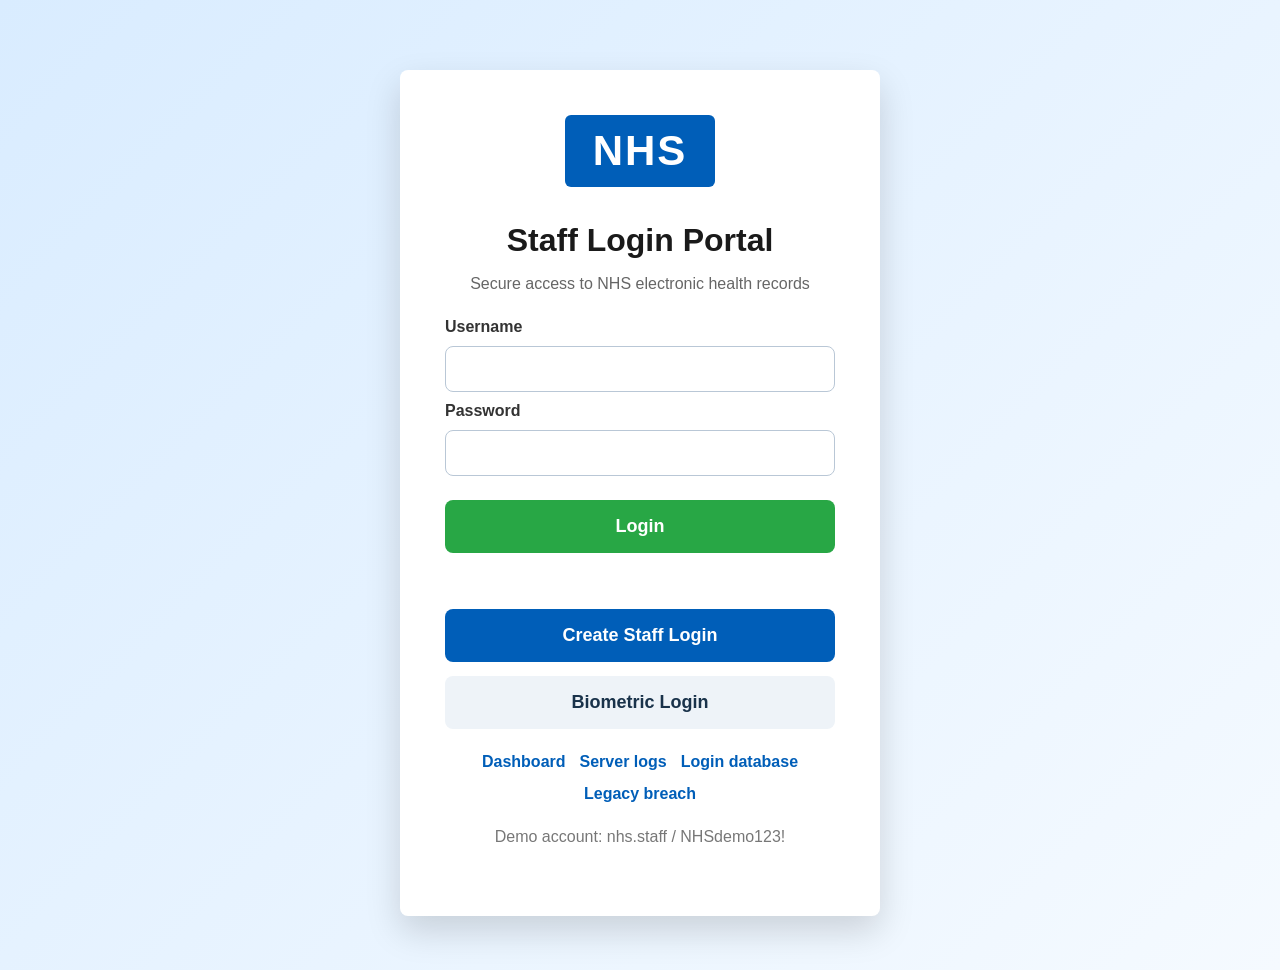
<file: NHS-cyber-security-java/web/index.html>
<!DOCTYPE html>
<html lang="en">
<head>
<meta charset="UTF-8">
<meta name="viewport" content="width=device-width, initial-scale=1.0">
<title>NHS Secure Login</title>
<link rel="stylesheet" href="style.css">
</head>
<body>
<main class="container">
<div class="logo">NHS</div>
<h1>Staff Login Portal</h1>
<p>Secure access to NHS electronic health records</p>

<form id="loginForm" class="form">
<label for="username">Username</label>
<input id="username" name="username" autocomplete="username" required>

<label for="password">Password</label>
<input id="password" name="password" type="password" autocomplete="current-password" required>

<button class="green" type="submit">Login</button>
</form>

<p id="result" class="status"></p>

<button class="blue" onclick="window.location='register.html'">Create Staff Login</button>
<button class="secondary" onclick="window.location='popup.html?action=login'">Biometric Login</button>

<nav class="links" aria-label="Demo pages">
<a href="dashboard.html">Dashboard</a>
<a href="server.html">Server logs</a>
<a href="database.html">Login database</a>
<a href="sqlmap.html">Legacy breach</a>
</nav>

<p class="muted">Demo account: nhs.staff / NHSdemo123!</p>
</main>

<script>
const form = document.getElementById("loginForm");
const result = document.getElementById("result");

form.addEventListener("submit", async (event) => {
  event.preventDefault();
  const username = form.username.value.trim();
  const password = form.password.value;
  result.textContent = "Checking login with Java server...";
  result.className = "status";

  try {
    const response = await fetch("/api/login", {
      method: "POST",
      headers: { "Content-Type": "application/json" },
      body: JSON.stringify({ username, password })
    });
    const data = await response.json();

    if (!response.ok) {
      result.textContent = data.message;
      result.className = "status error";
      return;
    }

    localStorage.setItem("nhsUser", JSON.stringify(data));
    result.textContent = `${data.message}: ${data.fullName}`;
    result.className = "status success";
    window.location = "dashboard.html";
  } catch (error) {
    result.textContent = "Could not reach the Java login server.";
    result.className = "status error";
  }
});
</script>
</body>
</html>
</file>
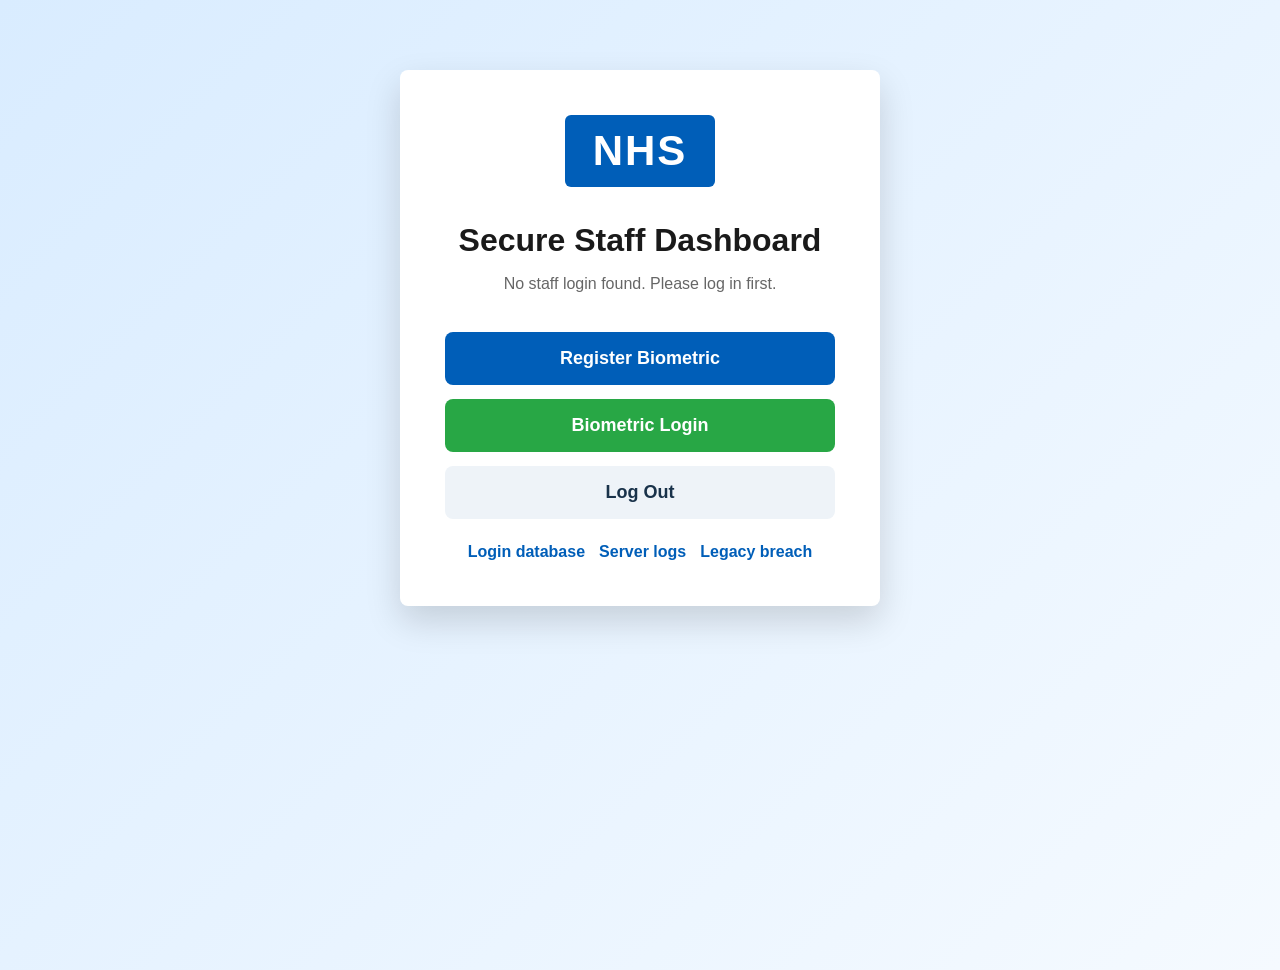
<file: NHS-cyber-security-java/web/dashboard.html>
<!DOCTYPE html>
<html lang="en">
<head>
<meta charset="UTF-8">
<meta name="viewport" content="width=device-width, initial-scale=1.0">
<title>NHS Staff Dashboard</title>
<link rel="stylesheet" href="style.css">
</head>
<body>
<main class="container">
<div class="logo">NHS</div>
<h1>Secure Staff Dashboard</h1>
<p id="welcome">Checking login...</p>

<button class="blue" onclick="window.location='popup.html?action=register'">Register Biometric</button>
<button class="green" onclick="window.location='popup.html?action=login'">Biometric Login</button>
<button class="secondary" id="logoutButton">Log Out</button>

<nav class="links" aria-label="Demo pages">
<a href="database.html">Login database</a>
<a href="server.html">Server logs</a>
<a href="sqlmap.html">Legacy breach</a>
</nav>
</main>

<script>
const welcome = document.getElementById("welcome");
const saved = localStorage.getItem("nhsUser");

if (!saved) {
  welcome.textContent = "No staff login found. Please log in first.";
} else {
  const user = JSON.parse(saved);
  welcome.textContent = `${user.fullName} signed in as ${user.role}`;
}

document.getElementById("logoutButton").addEventListener("click", () => {
  localStorage.removeItem("nhsUser");
  window.location = "index.html";
});
</script>
</body>
</html>
</file>
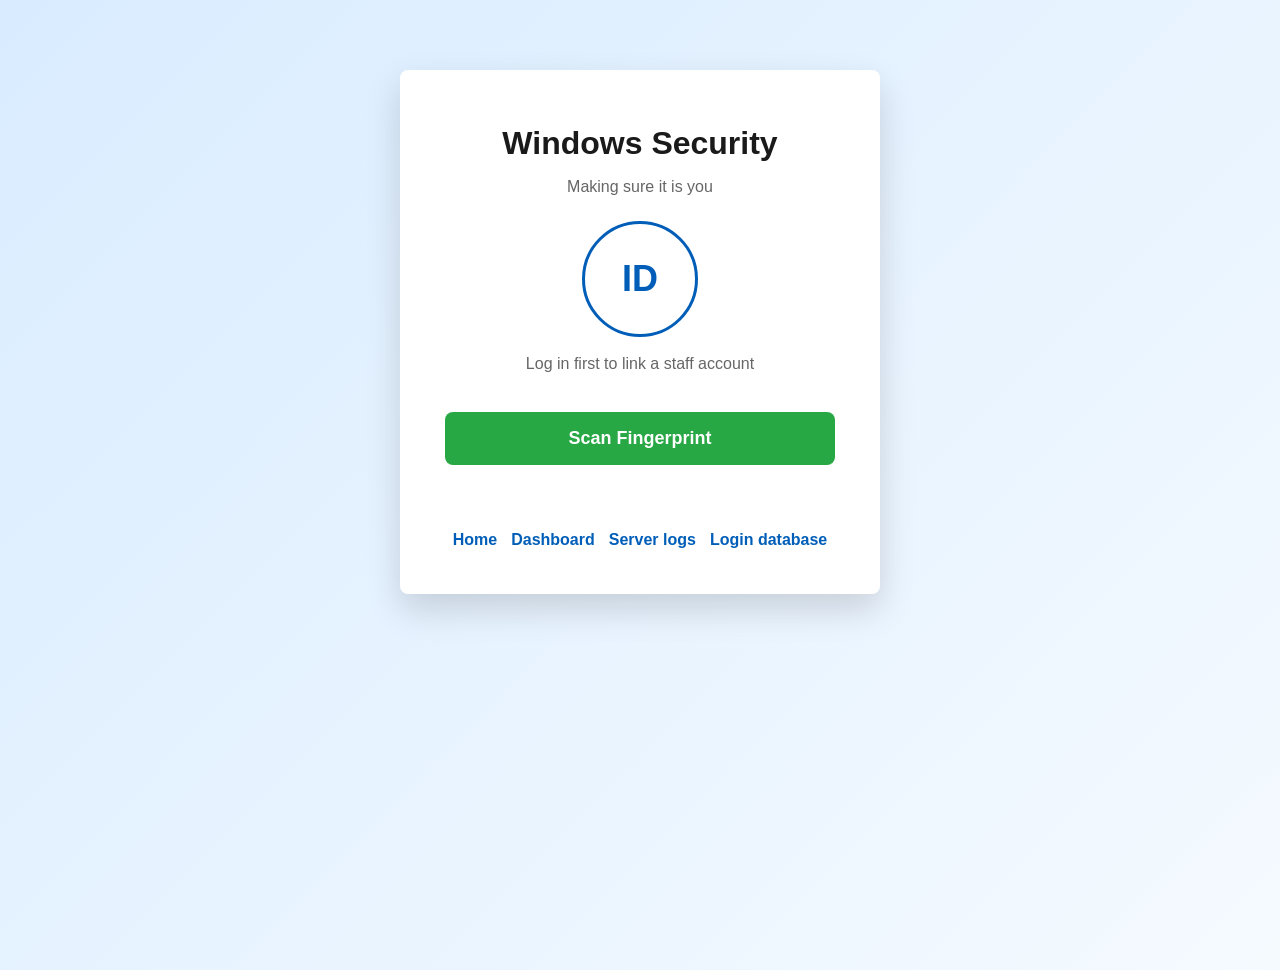
<file: NHS-cyber-security-java/web/popup.html>
<!DOCTYPE html>
<html lang="en">
<head>
<meta charset="UTF-8">
<meta name="viewport" content="width=device-width, initial-scale=1.0">
<title>Windows Security</title>
<link rel="stylesheet" href="style.css">
</head>
<body>
<main class="container">
<h1>Windows Security</h1>
<p id="modeText">Making sure it is you</p>
<div class="fingerprint" aria-hidden="true">ID</div>
<p id="userText">Linked to staff login</p>

<button class="green" id="scanButton">Scan Fingerprint</button>
<p id="result" class="status"></p>

<nav class="links" aria-label="Demo pages">
<a href="index.html">Home</a>
<a href="dashboard.html">Dashboard</a>
<a href="server.html">Server logs</a>
<a href="database.html">Login database</a>
</nav>
</main>

<script>
const params = new URLSearchParams(window.location.search);
const action = params.get("action") === "register" ? "register" : "login";
const savedUser = JSON.parse(localStorage.getItem("nhsUser") || "{}");
const pendingUser = localStorage.getItem("nhsPendingBiometricUser");
const username = savedUser.user || pendingUser || "";
const modeText = document.getElementById("modeText");
const userText = document.getElementById("userText");
const result = document.getElementById("result");
const scanButton = document.getElementById("scanButton");

modeText.textContent = action === "register" ? "Registering staff biometric credential" : "Making sure it is you";
scanButton.textContent = action === "register" ? "Register Fingerprint" : "Scan Fingerprint";
userText.textContent = username ? `Staff account: ${username}` : "Log in first to link a staff account";

scanButton.addEventListener("click", async () => {
  scanButton.disabled = true;
  result.textContent = "Contacting Java security server...";
  result.className = "status";

  try {
    const response = await fetch("/api/biometric", {
      method: "POST",
      headers: { "Content-Type": "application/json" },
      body: JSON.stringify({ username })
    });
    const data = await response.json();

    if (!response.ok) {
      result.textContent = data.message;
      result.className = "status error";
      return;
    }

    result.textContent = `${data.message}: ${data.user}`;
    result.className = "status success";
  } catch (error) {
    result.textContent = "Could not reach the Java server.";
    result.className = "status error";
  } finally {
    scanButton.disabled = false;
  }
});
</script>
</body>
</html>
</file>
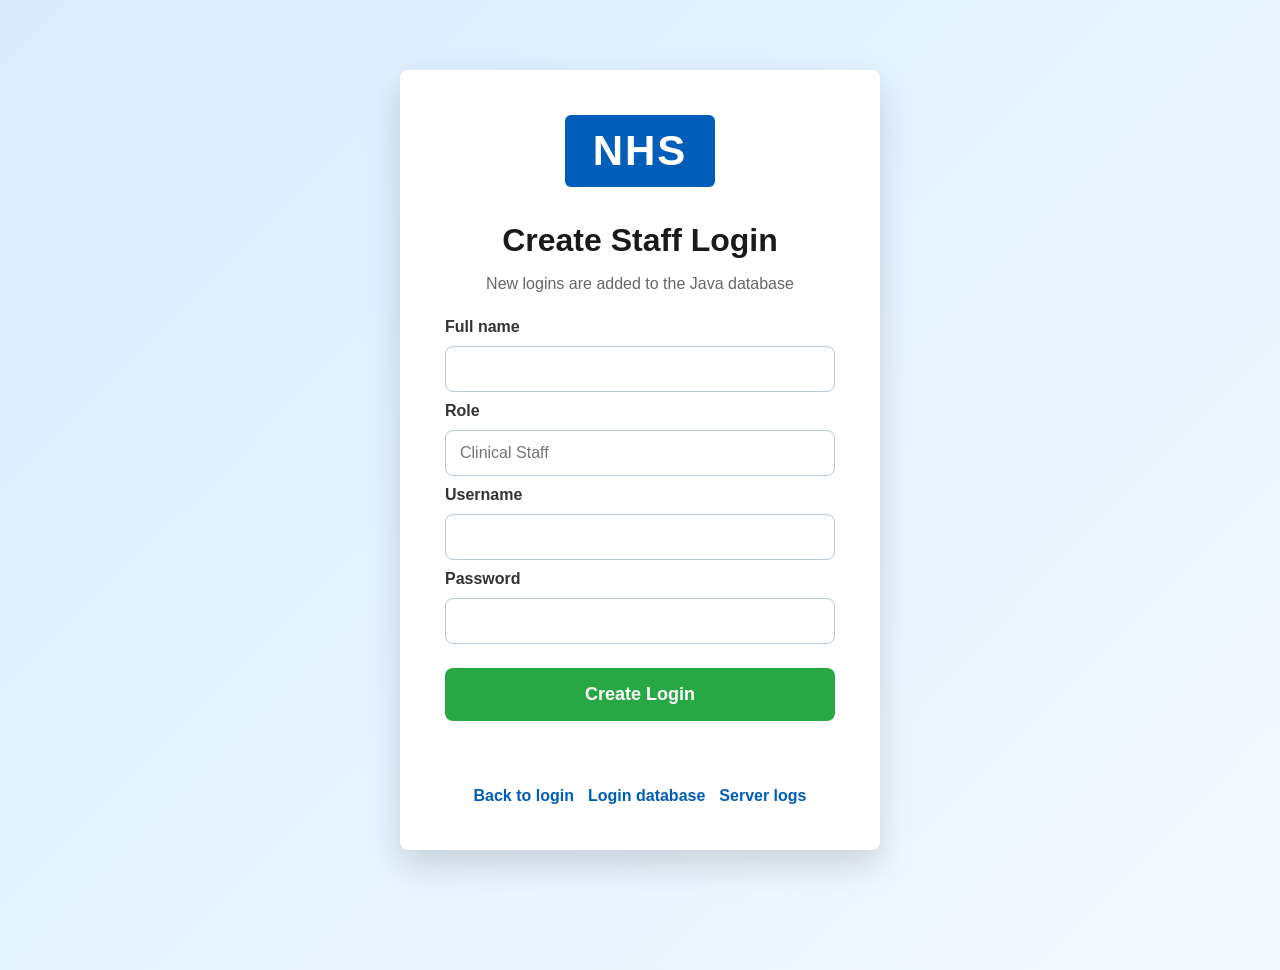
<file: NHS-cyber-security-java/web/register.html>
<!DOCTYPE html>
<html lang="en">
<head>
<meta charset="UTF-8">
<meta name="viewport" content="width=device-width, initial-scale=1.0">
<title>Create Staff Login</title>
<link rel="stylesheet" href="style.css">
</head>
<body>
<main class="container">
<div class="logo">NHS</div>
<h1>Create Staff Login</h1>
<p>New logins are added to the Java database</p>

<form id="registerForm" class="form">
<label for="fullName">Full name</label>
<input id="fullName" name="fullName" autocomplete="name" required>

<label for="role">Role</label>
<input id="role" name="role" placeholder="Clinical Staff" required>

<label for="username">Username</label>
<input id="username" name="username" autocomplete="username" required>

<label for="password">Password</label>
<input id="password" name="password" type="password" autocomplete="new-password" minlength="8" required>

<button class="green" type="submit">Create Login</button>
</form>

<p id="result" class="status"></p>

<nav class="links" aria-label="Demo pages">
<a href="index.html">Back to login</a>
<a href="database.html">Login database</a>
<a href="server.html">Server logs</a>
</nav>
</main>

<script>
const form = document.getElementById("registerForm");
const result = document.getElementById("result");

form.addEventListener("submit", async (event) => {
  event.preventDefault();
  const payload = {
    fullName: form.fullName.value.trim(),
    role: form.role.value.trim(),
    username: form.username.value.trim(),
    password: form.password.value
  };
  result.textContent = "Creating login...";
  result.className = "status";

  try {
    const response = await fetch("/api/register", {
      method: "POST",
      headers: { "Content-Type": "application/json" },
      body: JSON.stringify(payload)
    });
    const data = await response.json();

    if (!response.ok) {
      result.textContent = data.message;
      result.className = "status error";
      return;
    }

    result.textContent = `${data.message}: ${data.user}`;
    result.className = "status success";
    localStorage.setItem("nhsPendingBiometricUser", data.user);
  } catch (error) {
    result.textContent = "Could not reach the Java register server.";
    result.className = "status error";
  }
});
</script>
</body>
</html>
</file>
<file: NHS-cyber-security-java/web/style.css>
* {
box-sizing: border-box;
}

body {
margin: 0;
min-height: 100vh;
font-family: "Segoe UI", Arial, sans-serif;
background: linear-gradient(135deg, #d9ecff, #f5faff);
color: #1a1a1a;
}

.container {
width: min(480px, calc(100% - 32px));
margin: 70px auto;
background: white;
padding: 45px;
border-radius: 8px;
box-shadow: 0 15px 35px rgba(0, 0, 0, 0.15);
text-align: center;
animation: fadein 0.6s ease-out;
}

.logo {
background: #005eb8;
color: white;
font-size: 42px;
font-weight: 700;
padding: 12px 28px;
display: inline-block;
border-radius: 6px;
letter-spacing: 2px;
margin-bottom: 25px;
}

h1 {
margin: 10px 0;
font-size: 32px;
color: inherit;
}

p {
color: #666;
font-size: 16px;
margin-bottom: 25px;
}

button {
width: 100%;
padding: 16px;
margin-top: 14px;
border: 0;
border-radius: 8px;
font-size: 18px;
cursor: pointer;
transition: 0.2s;
font-weight: 700;
}

button:disabled {
opacity: 0.65;
cursor: wait;
}

.form {
display: grid;
gap: 10px;
margin-top: 24px;
text-align: left;
}

label {
font-weight: 700;
color: #333;
}

input {
width: 100%;
padding: 13px 14px;
border: 1px solid #b9c7d6;
border-radius: 8px;
font-size: 16px;
}

input:focus {
outline: 3px solid rgba(0, 94, 184, 0.18);
border-color: #005eb8;
}

.blue {
background: #005eb8;
color: white;
}

.blue:hover {
background: #004080;
transform: scale(1.02);
}

.green {
background: #28a745;
color: white;
}

.green:hover {
background: #1e7e34;
transform: scale(1.02);
}

.secondary {
background: #eef3f8;
color: #19324a;
}

.secondary:hover {
background: #dbe7f2;
transform: scale(1.02);
}

.links {
display: flex;
justify-content: center;
gap: 14px;
flex-wrap: wrap;
margin-top: 24px;
}

.links a {
color: #005eb8;
font-weight: 700;
text-decoration: none;
}

.links a:hover {
text-decoration: underline;
}

.muted {
margin-top: 25px;
color: #777;
}

.fingerprint {
display: grid;
place-items: center;
width: 116px;
height: 116px;
margin: 18px auto;
border: 3px solid #005eb8;
border-radius: 50%;
color: #005eb8;
font-size: 36px;
font-weight: 800;
}

.status {
min-height: 24px;
margin: 18px 0 0;
font-weight: 700;
}

.success {
color: #1e7e34;
}

.error {
color: #c62828;
}

.blackscreen {
background: #0c0c0c;
color: #00ff66;
font-family: Consolas, "Courier New", monospace;
padding: 40px;
}

.card {
background: #111;
padding: 25px;
border-radius: 8px;
box-shadow: 0 0 15px rgba(0, 255, 100, 0.2);
max-width: 980px;
margin: 0 auto;
}

.card h1 {
font-size: 28px;
}

.card p,
.terminal-lines p {
color: #00ff66;
margin: 0 0 14px;
}

table {
width: 100%;
border-collapse: collapse;
margin-top: 20px;
margin-bottom: 20px;
}

td,
th {
border: 1px solid #444;
padding: 12px;
text-align: left;
}

th {
background: #222;
}

.red {
color: #ff4d4d;
}

.greenText {
color: #00ff66;
}

.dark-links a {
color: #7bdcff;
}

@keyframes fadein {
from {
opacity: 0;
transform: translateY(20px);
}
to {
opacity: 1;
transform: translateY(0);
}
}
</file>
